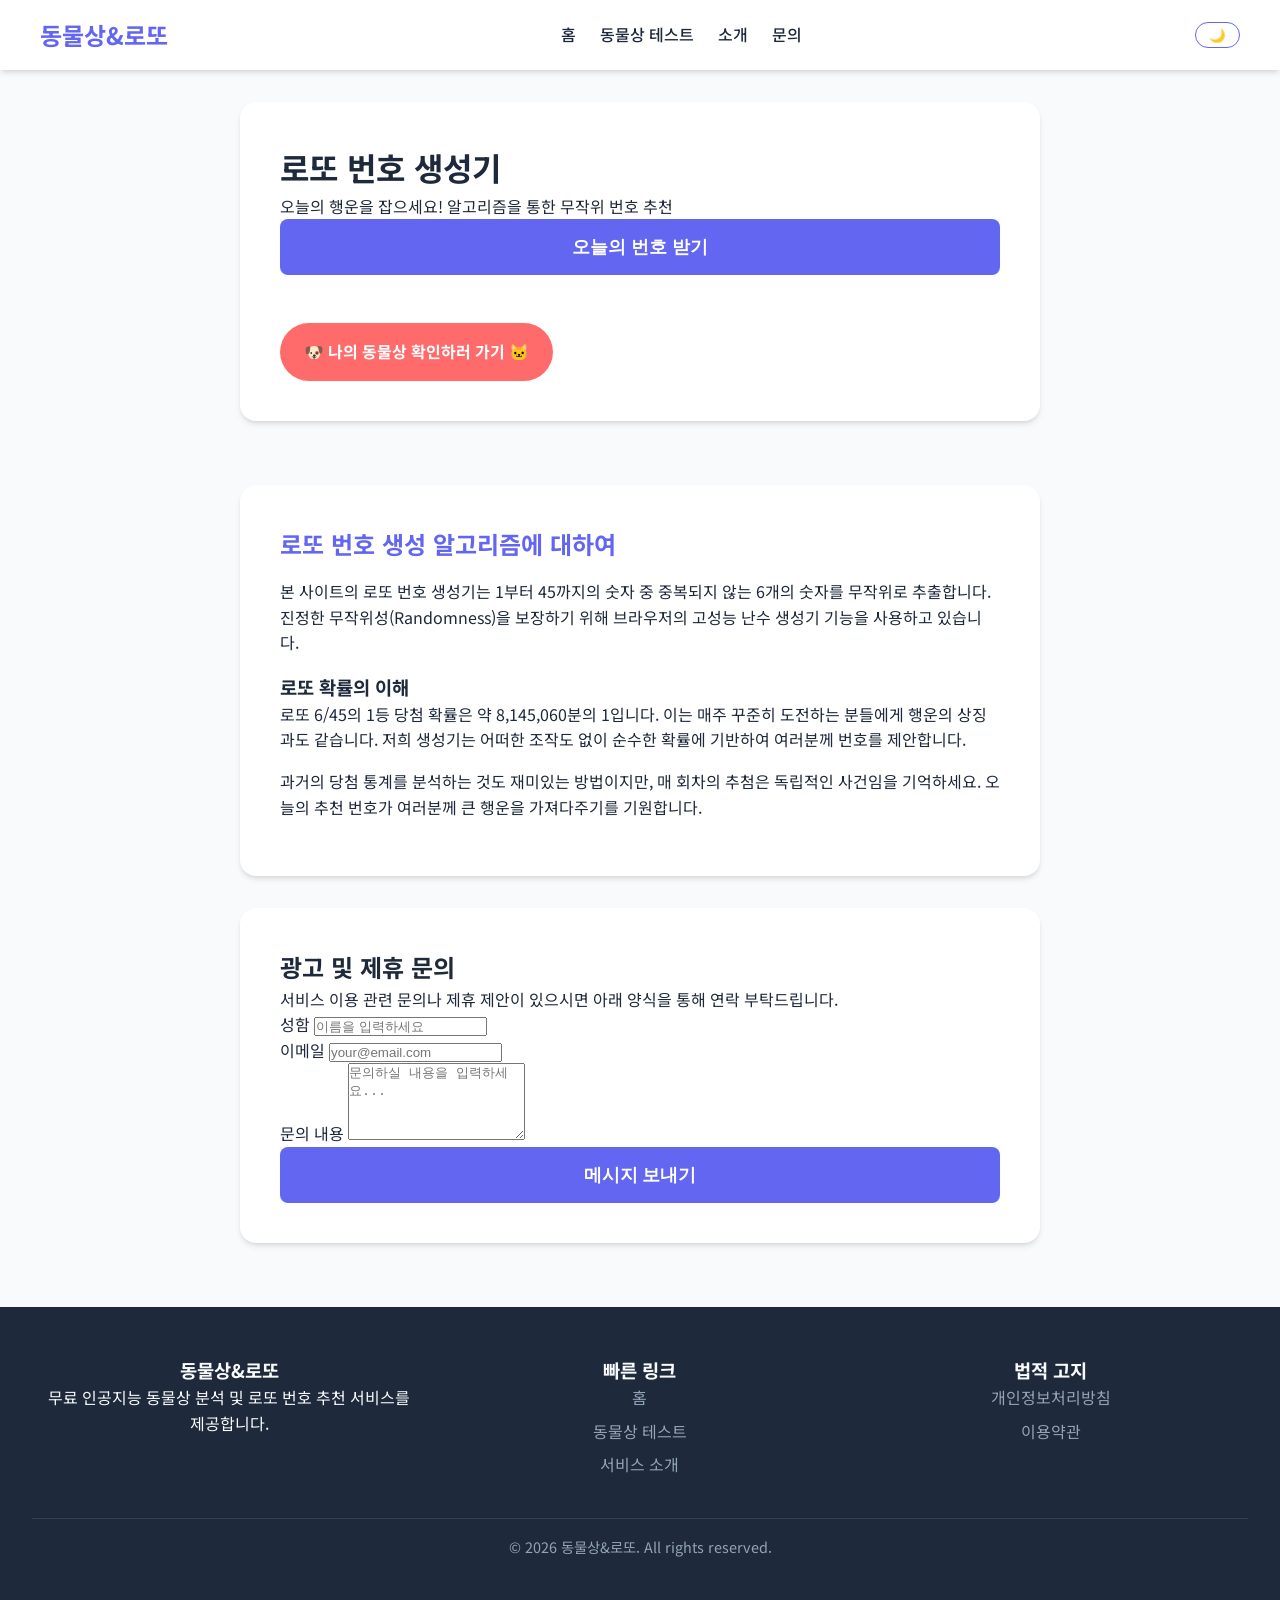
<file: index.html>
<!DOCTYPE html>
<html lang="ko">
<head>
    <meta charset="UTF-8">
    <meta name="viewport" content="width=device-width, initial-scale=1.0">
    <title>로또 번호 생성기 - AI 기반 무료 추천 번호</title>
    <link rel="stylesheet" href="style.css">
    <link href="https://fonts.googleapis.com/css2?family=Noto+Sans+KR:wght@300;400;700&display=swap" rel="stylesheet">
    <meta name="google-adsense-account" content="ca-pub-6916714582441964">
    <script async src="https://pagead2.googlesyndication.com/pagead/js/adsbygoogle.js?client=ca-pub-6916714582441964"
     crossorigin="anonymous"></script>
</head>
<body>
    <header class="site-header">
        <nav class="main-nav">
            <div class="logo"><a href="index.html">동물상&로또</a></div>
            <ul class="nav-menu">
                <li><a href="index.html">홈</a></li>
                <li><a href="animal-test.html">동물상 테스트</a></li>
                <li><a href="about.html">소개</a></li>
                <li><a href="#contact">문의</a></li>
            </ul>
            <button id="theme-toggle">🌙</button>
        </nav>
    </header>

    <main>
        <div class="container">
            <h1>로또 번호 생성기</h1>
            <p>오늘의 행운을 잡으세요! 알고리즘을 통한 무작위 번호 추천</p>
            <button id="generate-btn">오늘의 번호 받기</button>
            <div id="numbers-container"></div>
            
            <div class="nav-links" style="margin-top: 2rem;">
                <a href="animal-test.html" class="nav-btn">🐶 나의 동물상 확인하러 가기 🐱</a>
            </div>
        </div>

        <article class="container content-section">
            <h2>로또 번호 생성 알고리즘에 대하여</h2>
            <p>본 사이트의 로또 번호 생성기는 1부터 45까지의 숫자 중 중복되지 않는 6개의 숫자를 무작위로 추출합니다. 진정한 무작위성(Randomness)을 보장하기 위해 브라우저의 고성능 난수 생성기 기능을 사용하고 있습니다.</p>
            <h3>로또 확률의 이해</h3>
            <p>로또 6/45의 1등 당첨 확률은 약 8,145,060분의 1입니다. 이는 매주 꾸준히 도전하는 분들에게 행운의 상징과도 같습니다. 저희 생성기는 어떠한 조작도 없이 순수한 확률에 기반하여 여러분께 번호를 제안합니다.</p>
            <p>과거의 당첨 통계를 분석하는 것도 재미있는 방법이지만, 매 회차의 추첨은 독립적인 사건임을 기억하세요. 오늘의 추천 번호가 여러분께 큰 행운을 가져다주기를 기원합니다.</p>
        </article>

        <div id="contact" class="container contact-section">
            <h2>광고 및 제휴 문의</h2>
            <p>서비스 이용 관련 문의나 제휴 제안이 있으시면 아래 양식을 통해 연락 부탁드립니다.</p>
            <form action="https://formspree.io/f/mvzwyoge" method="POST">
                <div class="form-group">
                    <label for="name">성함</label>
                    <input type="text" id="name" name="name" required placeholder="이름을 입력하세요">
                </div>
                <div class="form-group">
                    <label for="email">이메일</label>
                    <input type="email" id="email" name="_replyto" required placeholder="your@email.com">
                </div>
                <div class="form-group">
                    <label for="message">문의 내용</label>
                    <textarea id="message" name="message" rows="5" required placeholder="문의하실 내용을 입력하세요..."></textarea>
                </div>
                <button type="submit">메시지 보내기</button>
            </form>
        </div>
    </main>

    <footer class="site-footer">
        <div class="footer-content">
            <div>
                <h3>동물상&로또</h3>
                <p>무료 인공지능 동물상 분석 및 로또 번호 추천 서비스를 제공합니다.</p>
            </div>
            <div>
                <h3>빠른 링크</h3>
                <ul class="footer-links">
                    <li><a href="index.html">홈</a></li>
                    <li><a href="animal-test.html">동물상 테스트</a></li>
                    <li><a href="about.html">서비스 소개</a></li>
                </ul>
            </div>
            <div>
                <h3>법적 고지</h3>
                <ul class="footer-links">
                    <li><a href="privacy-policy.html">개인정보처리방침</a></li>
                    <li><a href="terms.html">이용약관</a></li>
                </ul>
            </div>
        </div>
        <div class="copyright">
            &copy; 2026 동물상&로또. All rights reserved.
        </div>
    </footer>

    <script src="main.js"></script>
</body>
</html>
</file>
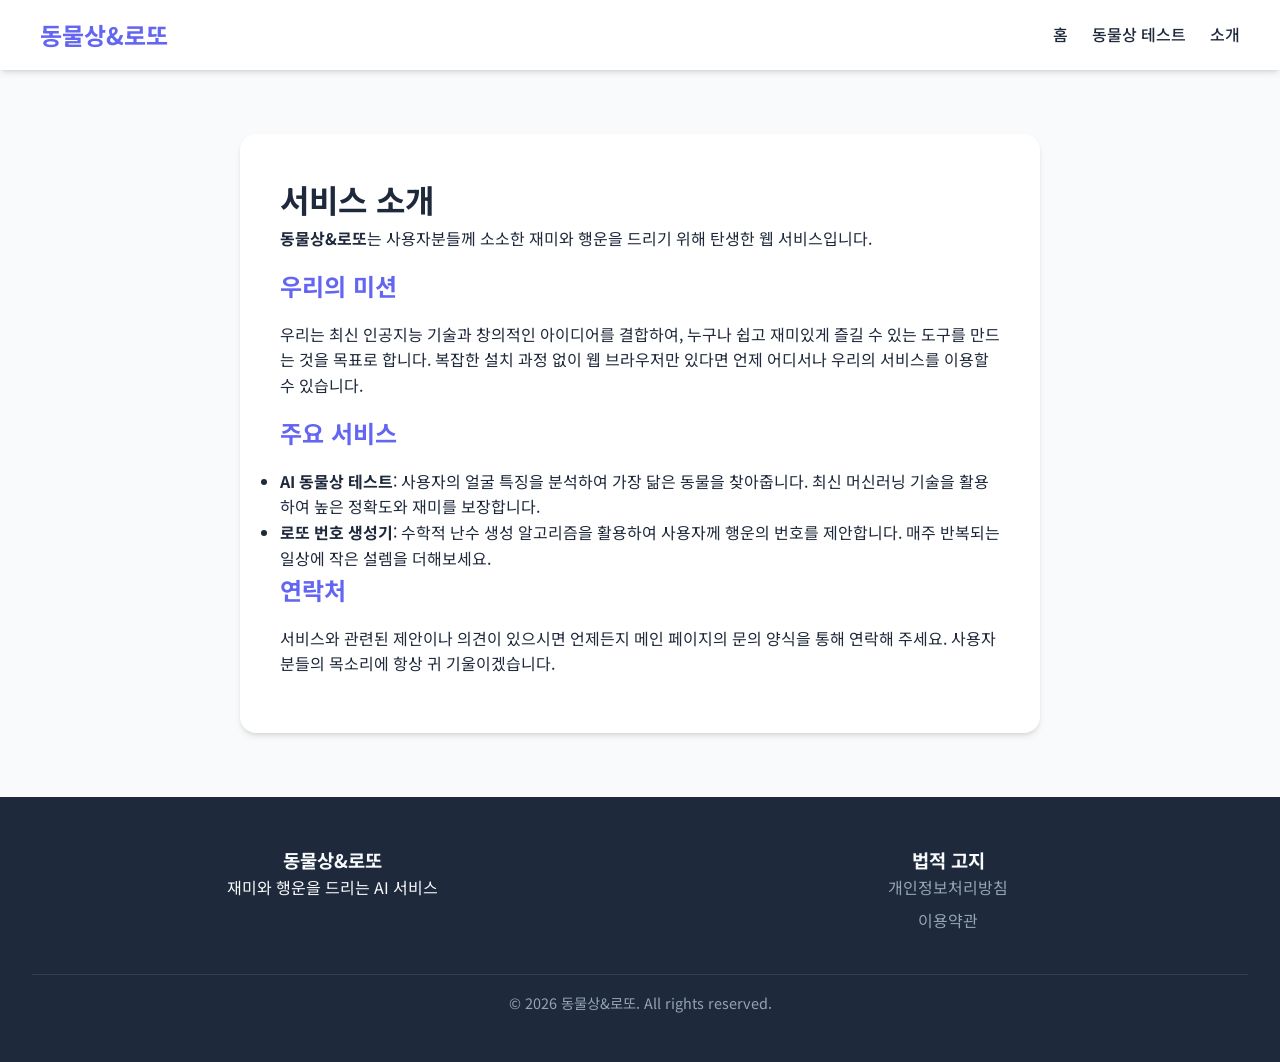
<file: about.html>
<!DOCTYPE html>
<html lang="ko">
<head>
    <meta charset="UTF-8">
    <meta name="viewport" content="width=device-width, initial-scale=1.0">
    <title>서비스 소개 - 동물상&로또</title>
    <link rel="stylesheet" href="style.css">
    <link href="https://fonts.googleapis.com/css2?family=Noto+Sans+KR:wght@300;400;700&display=swap" rel="stylesheet">
</head>
<body>
    <header class="site-header">
        <nav class="main-nav">
            <div class="logo"><a href="index.html">동물상&로또</a></div>
            <ul class="nav-menu">
                <li><a href="index.html">홈</a></li>
                <li><a href="animal-test.html">동물상 테스트</a></li>
                <li><a href="about.html">소개</a></li>
            </ul>
        </nav>
    </header>

    <main>
        <div class="container content-section">
            <h1>서비스 소개</h1>
            <p><strong>동물상&로또</strong>는 사용자분들께 소소한 재미와 행운을 드리기 위해 탄생한 웹 서비스입니다.</p>
            
            <h2>우리의 미션</h2>
            <p>우리는 최신 인공지능 기술과 창의적인 아이디어를 결합하여, 누구나 쉽고 재미있게 즐길 수 있는 도구를 만드는 것을 목표로 합니다. 복잡한 설치 과정 없이 웹 브라우저만 있다면 언제 어디서나 우리의 서비스를 이용할 수 있습니다.</p>

            <h2>주요 서비스</h2>
            <ul>
                <li><strong>AI 동물상 테스트</strong>: 사용자의 얼굴 특징을 분석하여 가장 닮은 동물을 찾아줍니다. 최신 머신러닝 기술을 활용하여 높은 정확도와 재미를 보장합니다.</li>
                <li><strong>로또 번호 생성기</strong>: 수학적 난수 생성 알고리즘을 활용하여 사용자께 행운의 번호를 제안합니다. 매주 반복되는 일상에 작은 설렘을 더해보세요.</li>
            </ul>

            <h2>연락처</h2>
            <p>서비스와 관련된 제안이나 의견이 있으시면 언제든지 메인 페이지의 문의 양식을 통해 연락해 주세요. 사용자분들의 목소리에 항상 귀 기울이겠습니다.</p>
        </div>
    </main>

    <footer class="site-footer">
        <div class="footer-content">
            <div>
                <h3>동물상&로또</h3>
                <p>재미와 행운을 드리는 AI 서비스</p>
            </div>
            <div>
                <h3>법적 고지</h3>
                <ul class="footer-links">
                    <li><a href="privacy-policy.html">개인정보처리방침</a></li>
                    <li><a href="terms.html">이용약관</a></li>
                </ul>
            </div>
        </div>
        <div class="copyright">
            &copy; 2026 동물상&로또. All rights reserved.
        </div>
    </footer>
</body>
</html>
</file>
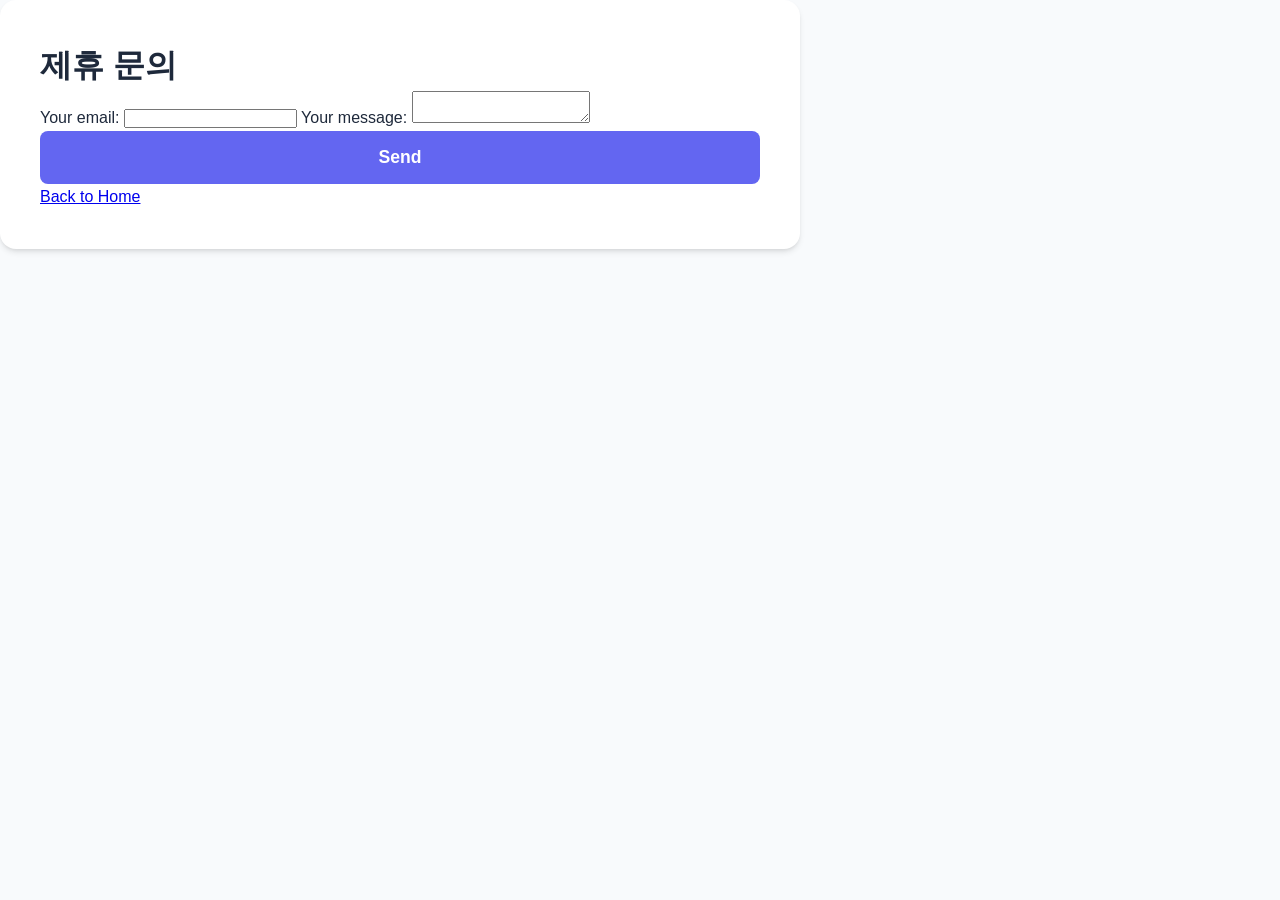
<file: partnership.html>
<!DOCTYPE html>
<html lang="ko">
<head>
    <meta charset="UTF-8">
    <meta name="viewport" content="width=device-width, initial-scale=1.0">
    <title>제휴 문의</title>
    <link rel="stylesheet" href="style.css">
</head>
<body>
    <div class="container">
        <h1>제휴 문의</h1>
        <form action="https://formspree.io/f/mvzwyoge" method="POST">
            <label>
                Your email:
                <input type="email" name="email">
            </label>
            <label>
                Your message:
                <textarea name="message"></textarea>
            </label>
            <button type="submit">Send</button>
        </form>
        <a href="index.html">Back to Home</a>
    </div>
</body>
</html>
</file>
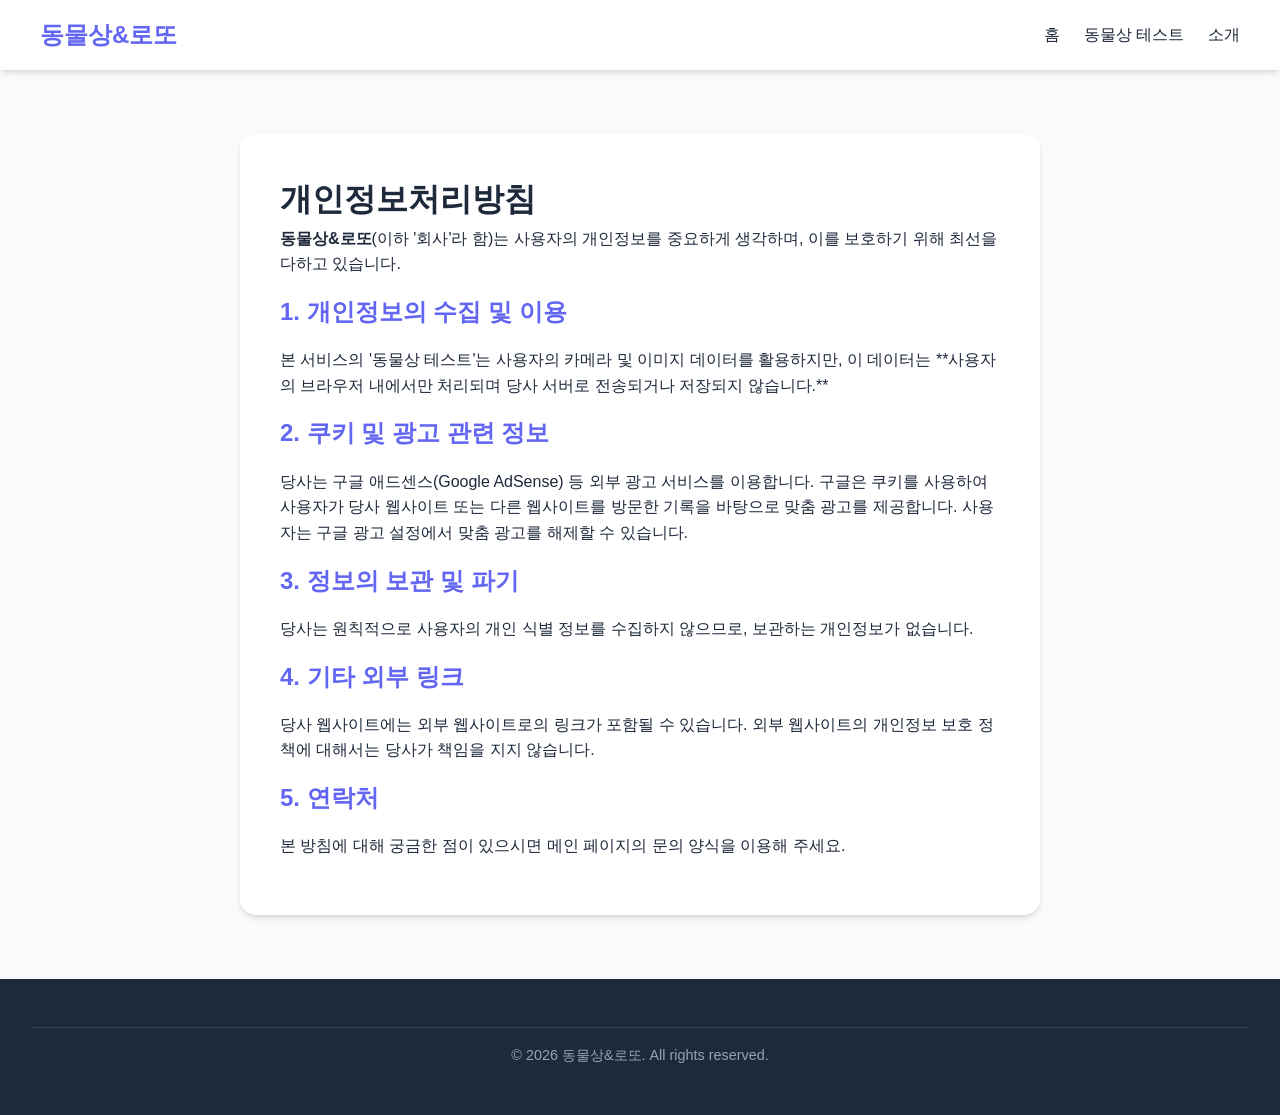
<file: privacy-policy.html>
<!DOCTYPE html>
<html lang="ko">
<head>
    <meta charset="UTF-8">
    <meta name="viewport" content="width=device-width, initial-scale=1.0">
    <title>개인정보처리방침 - 동물상&로또</title>
    <link rel="stylesheet" href="style.css">
</head>
<body>
    <header class="site-header">
        <nav class="main-nav">
            <div class="logo"><a href="index.html">동물상&로또</a></div>
            <ul class="nav-menu">
                <li><a href="index.html">홈</a></li>
                <li><a href="animal-test.html">동물상 테스트</a></li>
                <li><a href="about.html">소개</a></li>
            </ul>
        </nav>
    </header>

    <main>
        <div class="container content-section">
            <h1>개인정보처리방침</h1>
            <p><strong>동물상&로또</strong>(이하 '회사'라 함)는 사용자의 개인정보를 중요하게 생각하며, 이를 보호하기 위해 최선을 다하고 있습니다.</p>

            <h2>1. 개인정보의 수집 및 이용</h2>
            <p>본 서비스의 '동물상 테스트'는 사용자의 카메라 및 이미지 데이터를 활용하지만, 이 데이터는 **사용자의 브라우저 내에서만 처리되며 당사 서버로 전송되거나 저장되지 않습니다.**</p>

            <h2>2. 쿠키 및 광고 관련 정보</h2>
            <p>당사는 구글 애드센스(Google AdSense) 등 외부 광고 서비스를 이용합니다. 구글은 쿠키를 사용하여 사용자가 당사 웹사이트 또는 다른 웹사이트를 방문한 기록을 바탕으로 맞춤 광고를 제공합니다. 사용자는 구글 광고 설정에서 맞춤 광고를 해제할 수 있습니다.</p>

            <h2>3. 정보의 보관 및 파기</h2>
            <p>당사는 원칙적으로 사용자의 개인 식별 정보를 수집하지 않으므로, 보관하는 개인정보가 없습니다.</p>

            <h2>4. 기타 외부 링크</h2>
            <p>당사 웹사이트에는 외부 웹사이트로의 링크가 포함될 수 있습니다. 외부 웹사이트의 개인정보 보호 정책에 대해서는 당사가 책임을 지지 않습니다.</p>

            <h2>5. 연락처</h2>
            <p>본 방침에 대해 궁금한 점이 있으시면 메인 페이지의 문의 양식을 이용해 주세요.</p>
        </div>
    </main>

    <footer class="site-footer">
        <div class="copyright">
            &copy; 2026 동물상&로또. All rights reserved.
        </div>
    </footer>
</body>
</html>
</file>
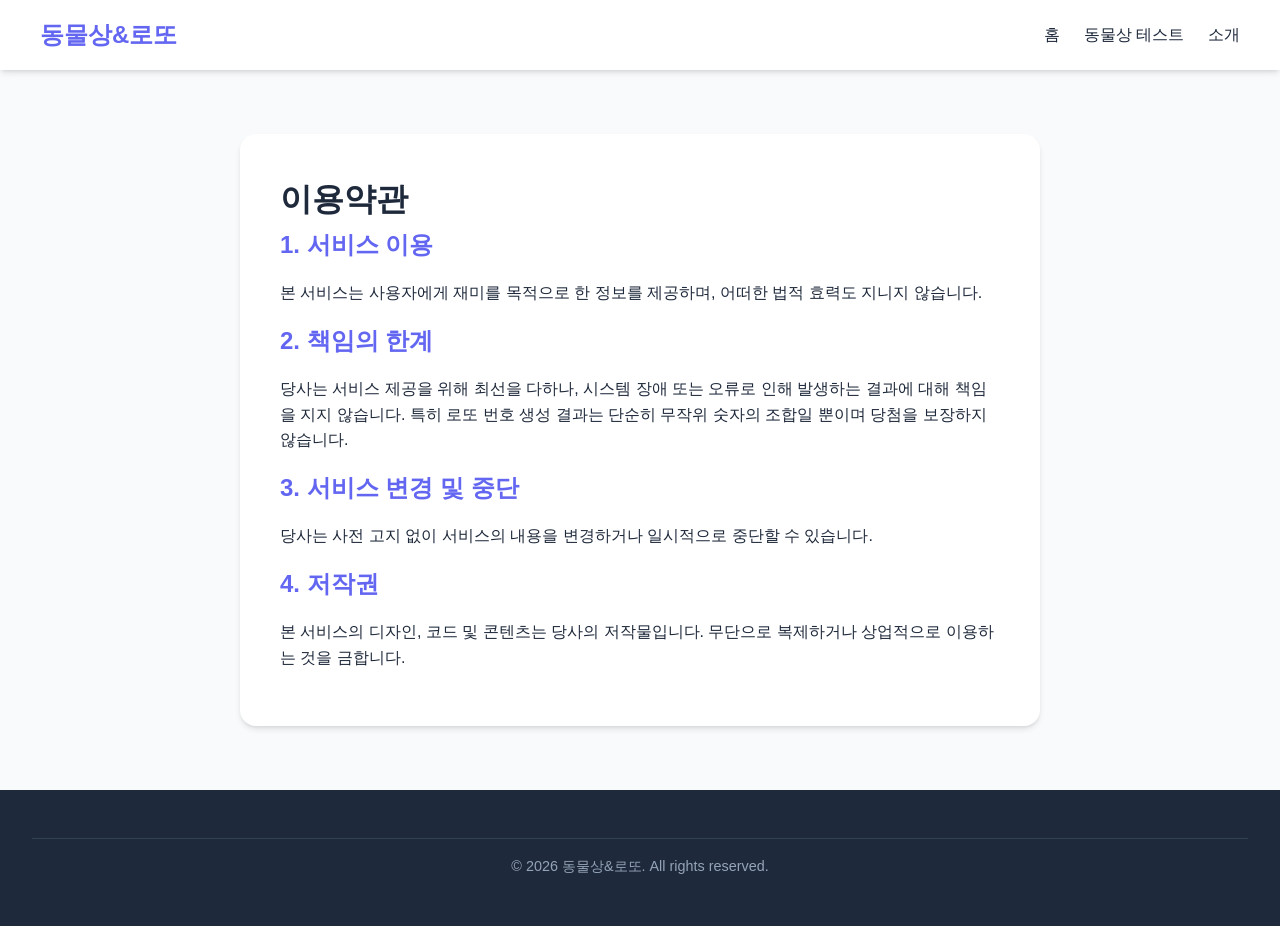
<file: terms.html>
<!DOCTYPE html>
<html lang="ko">
<head>
    <meta charset="UTF-8">
    <meta name="viewport" content="width=device-width, initial-scale=1.0">
    <title>이용약관 - 동물상&로또</title>
    <link rel="stylesheet" href="style.css">
</head>
<body>
    <header class="site-header">
        <nav class="main-nav">
            <div class="logo"><a href="index.html">동물상&로또</a></div>
            <ul class="nav-menu">
                <li><a href="index.html">홈</a></li>
                <li><a href="animal-test.html">동물상 테스트</a></li>
                <li><a href="about.html">소개</a></li>
            </ul>
        </nav>
    </header>

    <main>
        <div class="container content-section">
            <h1>이용약관</h1>
            <h2>1. 서비스 이용</h2>
            <p>본 서비스는 사용자에게 재미를 목적으로 한 정보를 제공하며, 어떠한 법적 효력도 지니지 않습니다.</p>

            <h2>2. 책임의 한계</h2>
            <p>당사는 서비스 제공을 위해 최선을 다하나, 시스템 장애 또는 오류로 인해 발생하는 결과에 대해 책임을 지지 않습니다. 특히 로또 번호 생성 결과는 단순히 무작위 숫자의 조합일 뿐이며 당첨을 보장하지 않습니다.</p>

            <h2>3. 서비스 변경 및 중단</h2>
            <p>당사는 사전 고지 없이 서비스의 내용을 변경하거나 일시적으로 중단할 수 있습니다.</p>

            <h2>4. 저작권</h2>
            <p>본 서비스의 디자인, 코드 및 콘텐츠는 당사의 저작물입니다. 무단으로 복제하거나 상업적으로 이용하는 것을 금합니다.</p>
        </div>
    </main>

    <footer class="site-footer">
        <div class="copyright">
            &copy; 2026 동물상&로또. All rights reserved.
        </div>
    </footer>
</body>
</html>
</file>
<file: style.css>
:root {
    --primary-color: #6366f1;
    --secondary-color: #4f46e5;
    --background-color: #f8fafc;
    --text-color: #1e293b;
    --white: #ffffff;
    --border-radius: 1rem;
    --shadow: 0 4px 6px -1px rgb(0 0 0 / 0.1), 0 2px 4px -2px rgb(0 0 0 / 0.1);
    --nav-bg: #ffffff;
    --footer-bg: #1e293b;
    --footer-text: #f8fafc;
}

[data-theme='dark'] {
    --background-color: #0f172a;
    --text-color: #f1f5f9;
    --nav-bg: #1e293b;
    --white: #1e293b;
}

* {
    box-sizing: border-box;
    margin: 0;
    padding: 0;
}

body {
    font-family: 'Noto Sans KR', sans-serif;
    background-color: var(--background-color);
    color: var(--text-color);
    line-height: 1.6;
    display: flex;
    flex-direction: column;
    min-height: 100vh;
}

/* Header & Navigation */
header.site-header {
    background-color: var(--nav-bg);
    box-shadow: var(--shadow);
    padding: 1rem 2rem;
    position: sticky;
    top: 0;
    z-index: 1000;
}

nav.main-nav {
    display: flex;
    justify-content: space-between;
    align-items: center;
    max-width: 1200px;
    margin: 0 auto;
}

.logo a {
    font-size: 1.5rem;
    font-weight: 700;
    color: var(--primary-color);
    text-decoration: none;
}

.nav-menu {
    display: flex;
    list-style: none;
    gap: 1.5rem;
}

.nav-menu a {
    text-decoration: none;
    color: var(--text-color);
    font-weight: 500;
    transition: color 0.2s;
}

.nav-menu a:hover {
    color: var(--primary-color);
}

/* Main Container */
main {
    flex: 1;
    padding: 2rem 1rem;
    display: flex;
    flex-direction: column;
    align-items: center;
}

.container {
    background-color: var(--white);
    max-width: 800px;
    width: 100%;
    padding: 2.5rem;
    border-radius: var(--border-radius);
    box-shadow: var(--shadow);
    margin-bottom: 2rem;
}

/* Content Sections */
.content-section {
    text-align: left;
    margin-top: 2rem;
}

.content-section h2 {
    margin-bottom: 1rem;
    color: var(--primary-color);
}

.content-section p {
    margin-bottom: 1rem;
}

/* Footer */
footer.site-footer {
    background-color: var(--footer-bg);
    color: var(--footer-text);
    padding: 3rem 2rem;
    text-align: center;
}

.footer-content {
    max-width: 1200px;
    margin: 0 auto;
    display: grid;
    grid-template-columns: repeat(auto-fit, minmax(250px, 1fr));
    gap: 2rem;
    margin-bottom: 2rem;
}

.footer-links {
    list-style: none;
}

.footer-links li {
    margin-bottom: 0.5rem;
}

.footer-links a {
    color: #94a3b8;
    text-decoration: none;
}

.footer-links a:hover {
    color: var(--white);
}

.copyright {
    border-top: 1px solid #334155;
    padding-top: 1rem;
    font-size: 0.9rem;
    color: #94a3b8;
}

/* Existing Components Adjustments */
#generate-btn, .retry-btn, button[type="submit"] {
    background-color: var(--primary-color);
    color: white;
    border: none;
    padding: 1rem 2rem;
    border-radius: 0.5rem;
    font-size: 1.1rem;
    font-weight: 700;
    cursor: pointer;
    width: 100%;
}

.nav-btn {
    display: inline-block;
    background-color: #ff6b6b;
    color: white;
    padding: 1rem 1.5rem;
    border-radius: 50px;
    text-decoration: none;
    font-weight: bold;
    margin-top: 1rem;
}

/* Prediction Bars */
.prediction-bar { margin-bottom: 1rem; }
.label-text { display: flex; justify-content: space-between; margin-bottom: 0.25rem; font-weight: 500; }
.bar-bg { background-color: #e2e8f0; height: 1rem; border-radius: 999px; overflow: hidden; }
.bar-fill { height: 100%; background-color: var(--primary-color); transition: width 0.5s ease; }

/* Responsive */
@media (max-width: 600px) {
    .nav-menu { display: none; } /* Could add a mobile menu later */
    .container { padding: 1.5rem; }
}

#theme-toggle {
    background: none;
    border: 1px solid var(--primary-color);
    color: var(--primary-color);
    padding: 0.3rem 0.8rem;
    border-radius: 20px;
    cursor: pointer;
}
</file>
